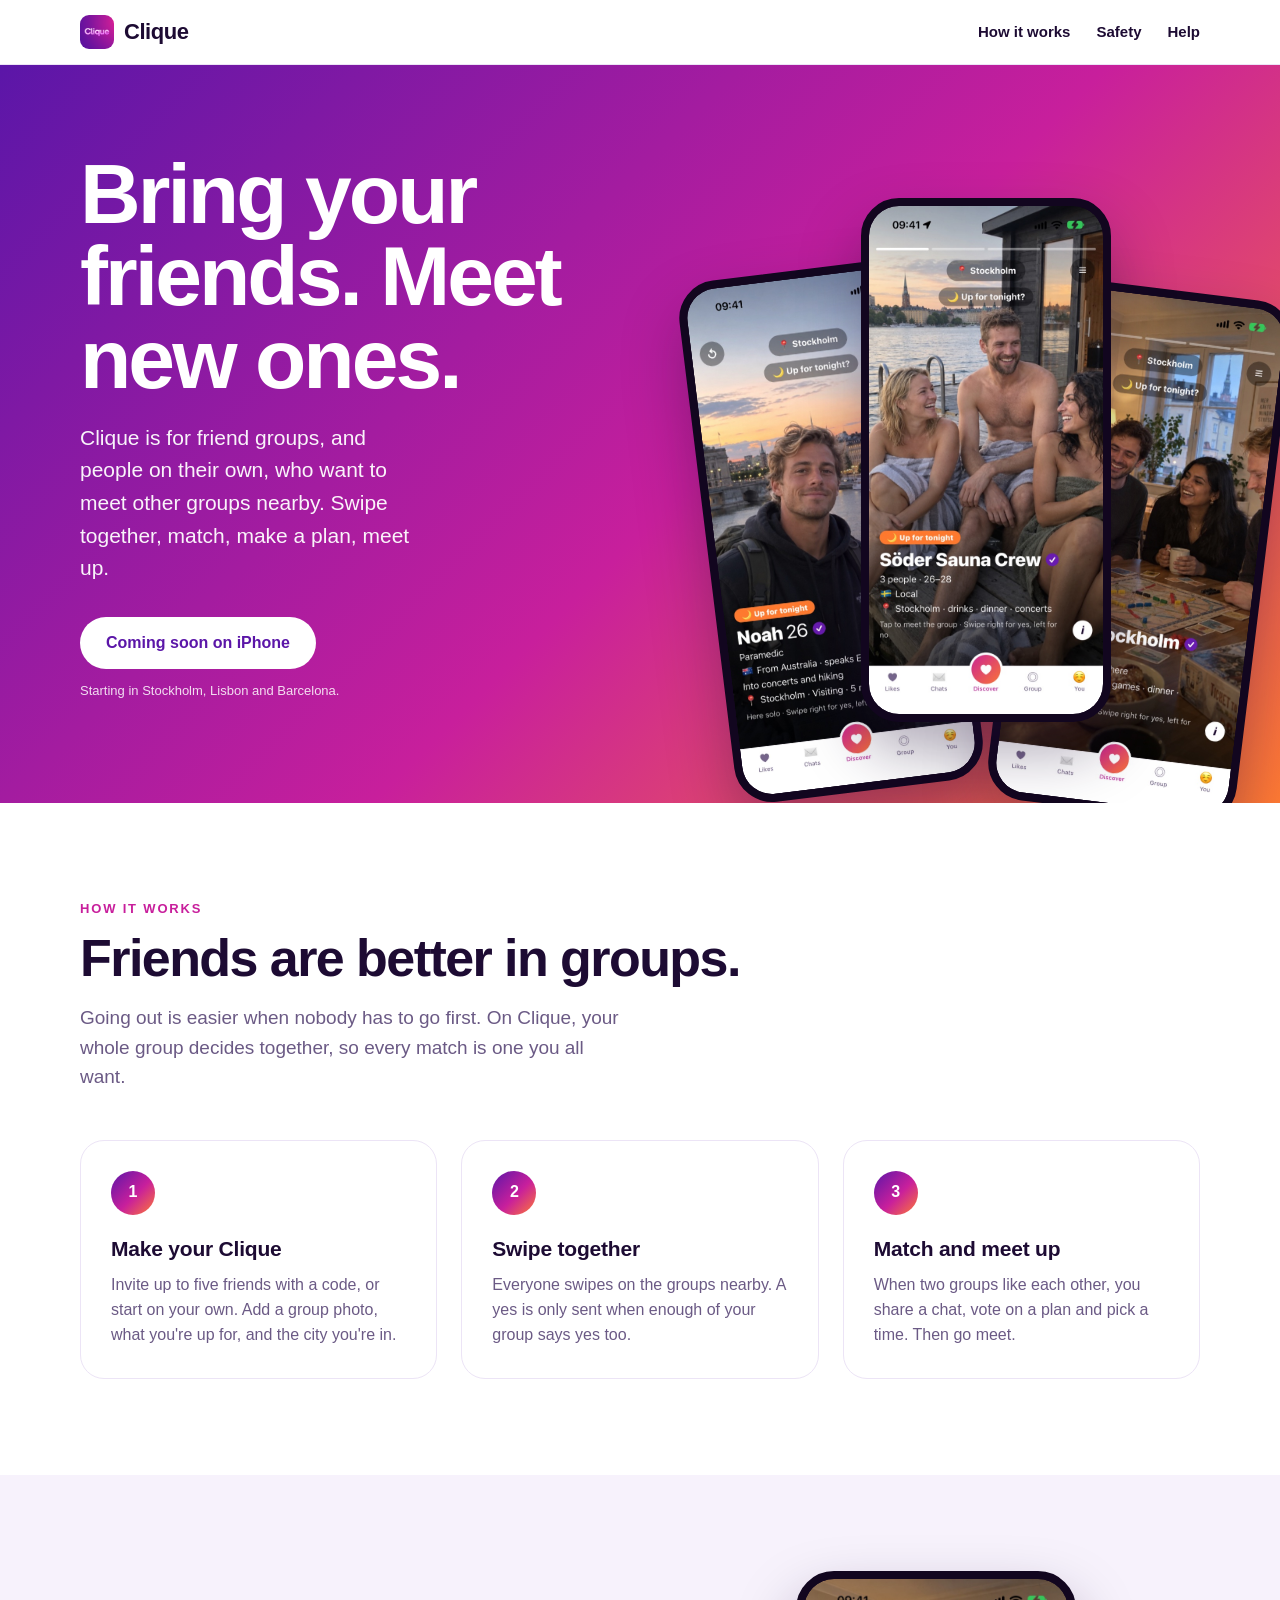
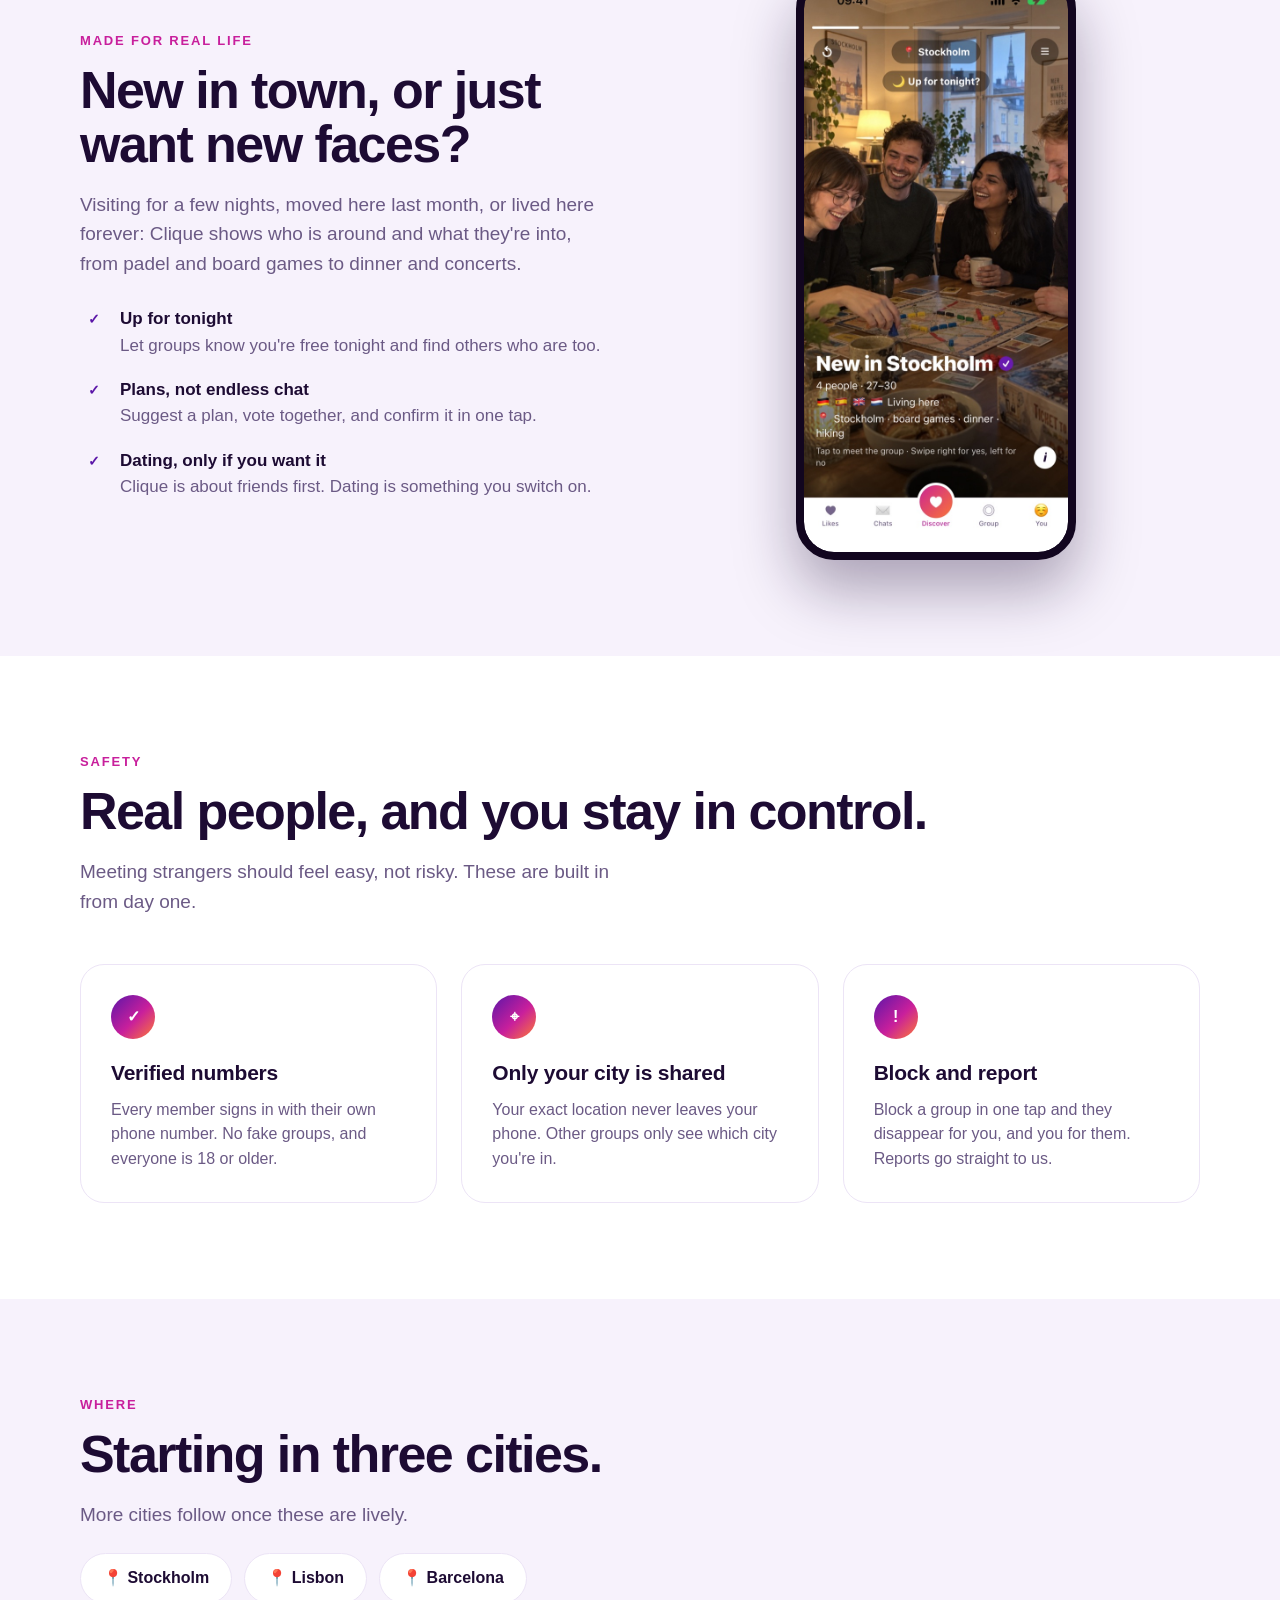
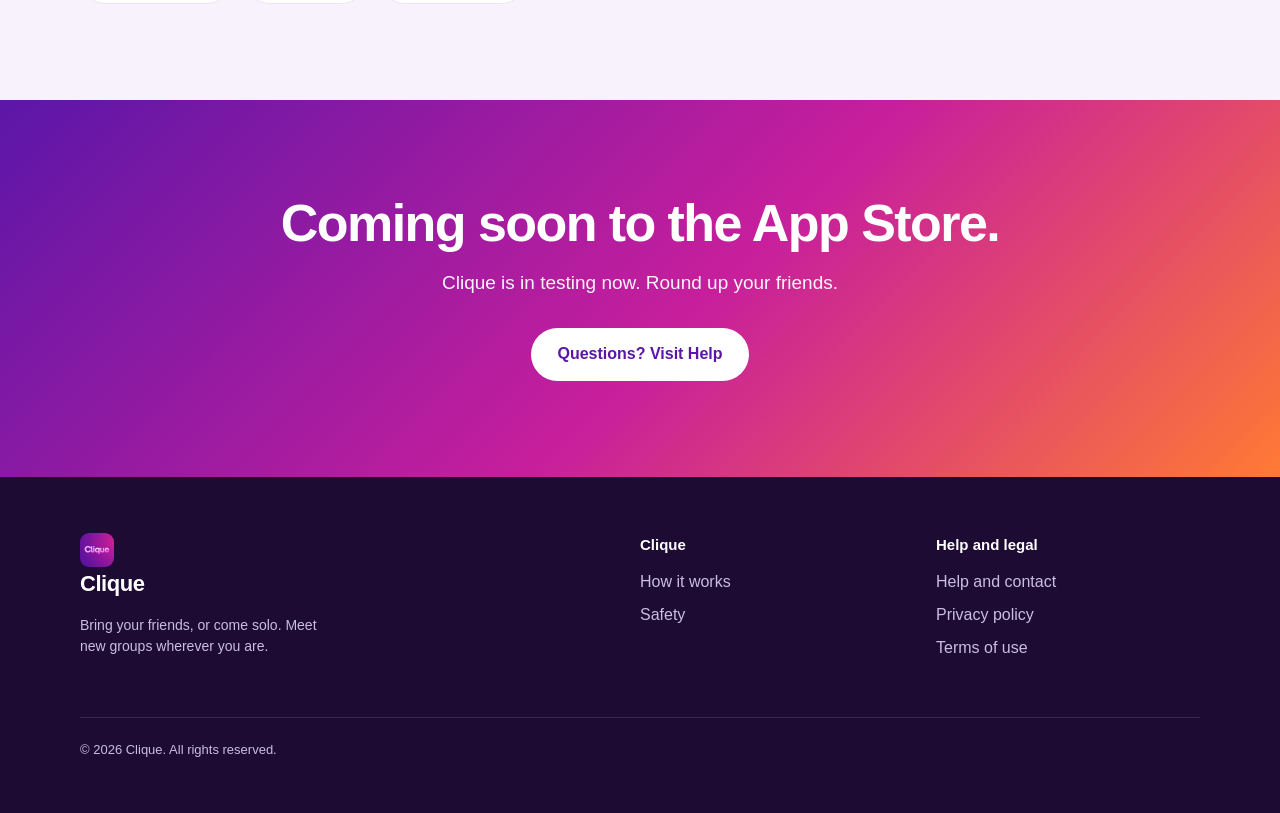
<file: index.html>
<!doctype html>
<html lang="en">
<head>
  <meta charset="utf-8">
  <meta name="viewport" content="width=device-width, initial-scale=1">
  <title>Clique · Meet new groups wherever you are</title>
  <meta name="description" content="Clique is the app for friend groups, and people on their own, to meet other groups nearby. Swipe together, match, make a plan, meet up.">
  <meta property="og:title" content="Clique · Meet new groups wherever you are">
  <meta property="og:description" content="Bring your friends, or come solo. Swipe together, match, make a plan, meet up.">
  <meta property="og:image" content="img/screen-sauna.jpg">
  <link rel="icon" href="img/favicon.png">
  <link rel="apple-touch-icon" href="img/icon.png">
  <link rel="stylesheet" href="style.css">
</head>
<body>
  <header class="site">
    <div class="wrap">
      <a class="brand" href="./"><img src="img/icon.png" alt=""><span>Clique</span></a>
      <nav class="top">
        <a class="hide-sm" href="#how">How it works</a>
        <a class="hide-sm" href="#safety">Safety</a>
        <a href="support/">Help</a>
      </nav>
    </div>
  </header>

  <main>
    <section class="hero" style="padding:0">
      <div class="wrap">
        <div class="copy">
          <h1>Bring your friends. Meet new ones.</h1>
          <p class="lead">Clique is for friend groups, and people on their own, who want to meet other groups nearby. Swipe together, match, make a plan, meet up.</p>
          <a class="btn light" href="#soon"> Coming soon on iPhone</a>
          <p class="soon">Starting in Stockholm, Lisbon and Barcelona.</p>
        </div>
        <div class="phones" aria-hidden="true">
          <div class="phone one"><img src="img/screen-noah.jpg" alt=""></div>
          <div class="phone two"><img src="img/screen-sauna.jpg" alt=""></div>
          <div class="phone three"><img src="img/screen-boardgames.jpg" alt=""></div>
        </div>
      </div>
    </section>

    <section id="how">
      <div class="wrap">
        <p class="eyebrow">How it works</p>
        <h2>Friends are better in groups.</h2>
        <p class="intro">Going out is easier when nobody has to go first. On Clique, your whole group decides together, so every match is one you all want.</p>
        <div class="steps">
          <div class="step">
            <div class="num">1</div>
            <h3>Make your Clique</h3>
            <p>Invite up to five friends with a code, or start on your own. Add a group photo, what you're up for, and the city you're in.</p>
          </div>
          <div class="step">
            <div class="num">2</div>
            <h3>Swipe together</h3>
            <p>Everyone swipes on the groups nearby. A yes is only sent when enough of your group says yes too.</p>
          </div>
          <div class="step">
            <div class="num">3</div>
            <h3>Match and meet up</h3>
            <p>When two groups like each other, you share a chat, vote on a plan and pick a time. Then go meet.</p>
          </div>
        </div>
      </div>
    </section>

    <section class="alt">
      <div class="wrap split">
        <div>
          <p class="eyebrow">Made for real life</p>
          <h2>New in town, or just want new faces?</h2>
          <p class="intro" style="margin-bottom:28px">Visiting for a few nights, moved here last month, or lived here forever: Clique shows who is around and what they're into, from padel and board games to dinner and concerts.</p>
          <ul class="checks">
            <li><div><strong>Up for tonight</strong><span>Let groups know you're free tonight and find others who are too.</span></div></li>
            <li><div><strong>Plans, not endless chat</strong><span>Suggest a plan, vote together, and confirm it in one tap.</span></div></li>
            <li><div><strong>Dating, only if you want it</strong><span>Clique is about friends first. Dating is something you switch on.</span></div></li>
          </ul>
        </div>
        <div class="phone single-phone" aria-hidden="true"><img src="img/screen-boardgames.jpg" alt=""></div>
      </div>
    </section>

    <section id="safety">
      <div class="wrap">
        <p class="eyebrow">Safety</p>
        <h2>Real people, and you stay in control.</h2>
        <p class="intro">Meeting strangers should feel easy, not risky. These are built in from day one.</p>
        <div class="steps">
          <div class="step">
            <div class="num">✓</div>
            <h3>Verified numbers</h3>
            <p>Every member signs in with their own phone number. No fake groups, and everyone is 18 or older.</p>
          </div>
          <div class="step">
            <div class="num">⌖</div>
            <h3>Only your city is shared</h3>
            <p>Your exact location never leaves your phone. Other groups only see which city you're in.</p>
          </div>
          <div class="step">
            <div class="num">!</div>
            <h3>Block and report</h3>
            <p>Block a group in one tap and they disappear for you, and you for them. Reports go straight to us.</p>
          </div>
        </div>
      </div>
    </section>

    <section class="alt">
      <div class="wrap">
        <p class="eyebrow">Where</p>
        <h2>Starting in three cities.</h2>
        <p class="intro" style="margin-bottom:24px">More cities follow once these are lively.</p>
        <div class="cities">
          <span class="city">📍 Stockholm</span>
          <span class="city">📍 Lisbon</span>
          <span class="city">📍 Barcelona</span>
        </div>
      </div>
    </section>

    <section class="cta" id="soon">
      <div class="wrap">
        <h2>Coming soon to the App Store.</h2>
        <p>Clique is in testing now. Round up your friends.</p>
        <a class="btn light" href="support/">Questions? Visit Help</a>
      </div>
    </section>
  </main>

  <footer class="site">
    <div class="wrap">
      <div class="about">
        <a class="brand" href="./"><img src="img/icon.png" alt=""><span>Clique</span></a>
        <p class="small">Bring your friends, or come solo. Meet new groups wherever you are.</p>
      </div>
      <div>
        <h4>Clique</h4>
        <a href="#how">How it works</a>
        <a href="#safety">Safety</a>
      </div>
      <div>
        <h4>Help and legal</h4>
        <a href="support/">Help and contact</a>
        <a href="privacy/">Privacy policy</a>
        <a href="terms/">Terms of use</a>
      </div>
      <p class="legal">© 2026 Clique. All rights reserved.</p>
    </div>
  </footer>
</body>
</html>
</file>
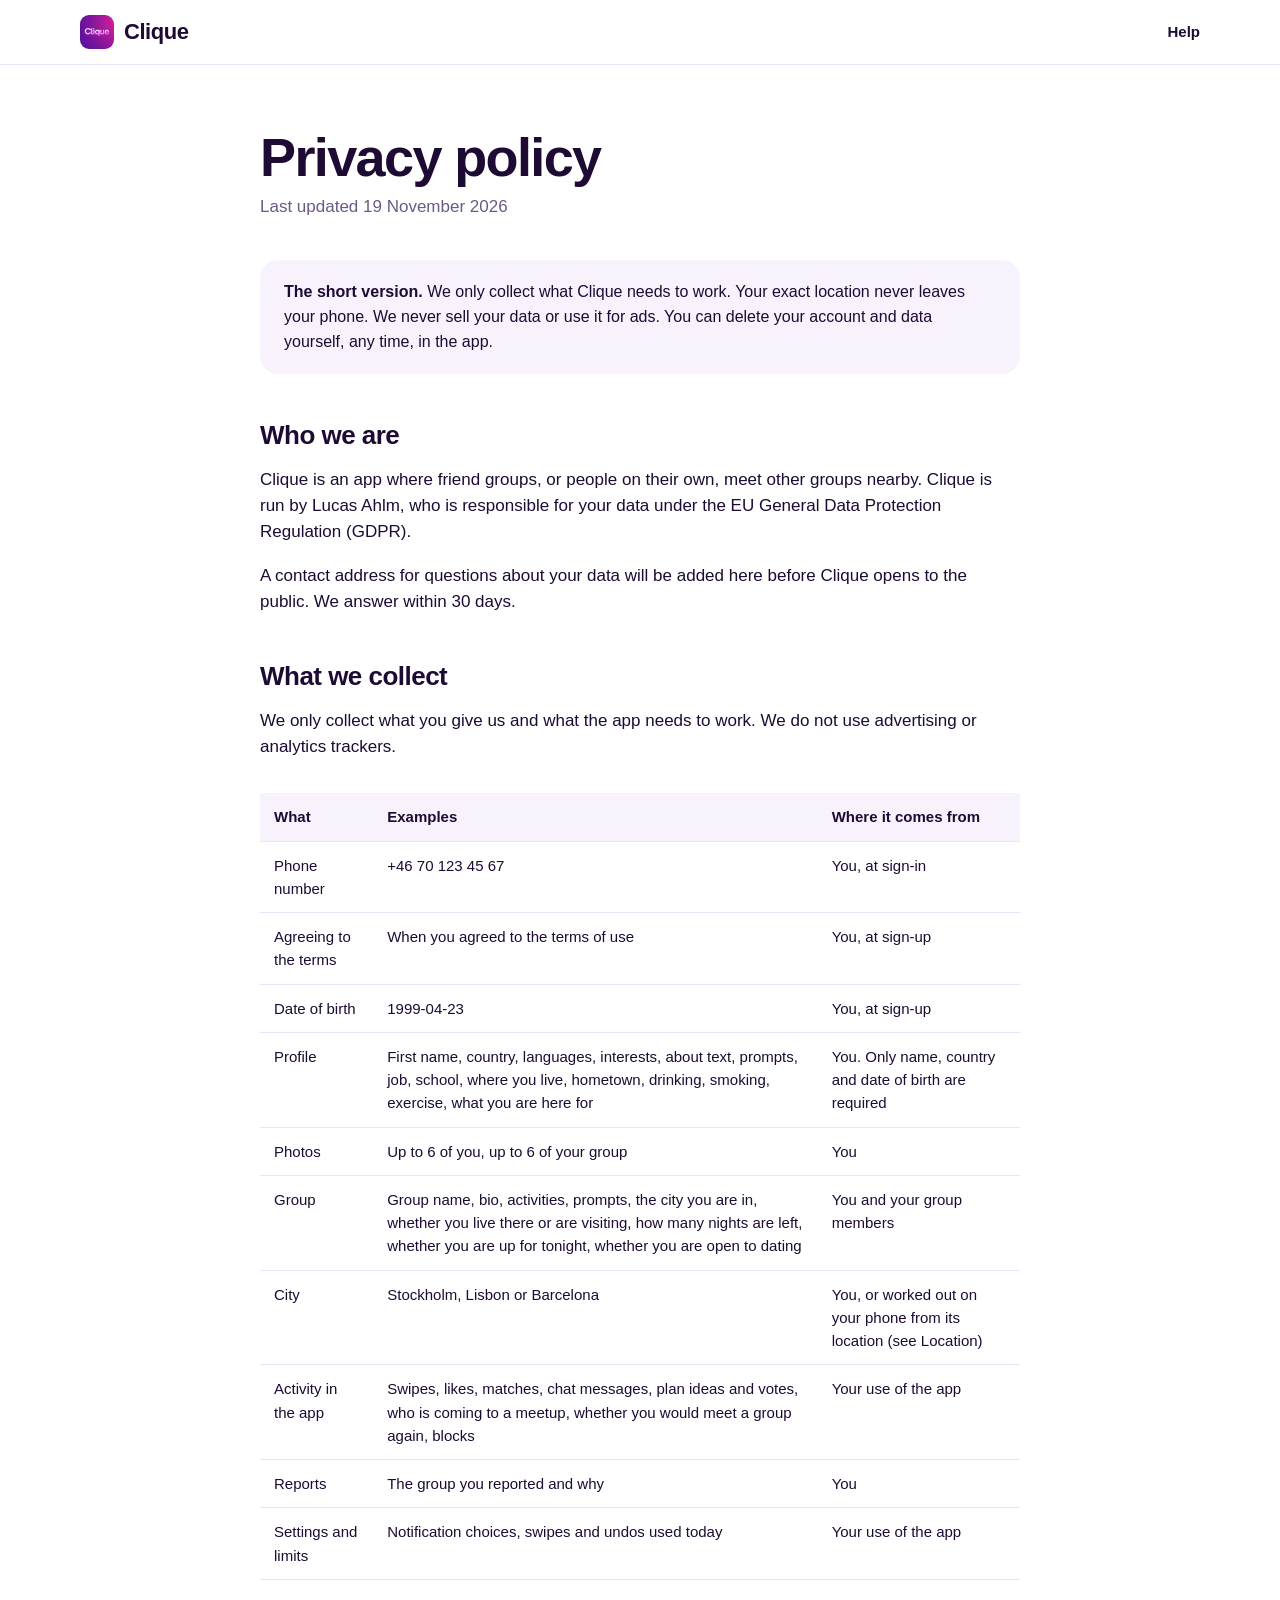
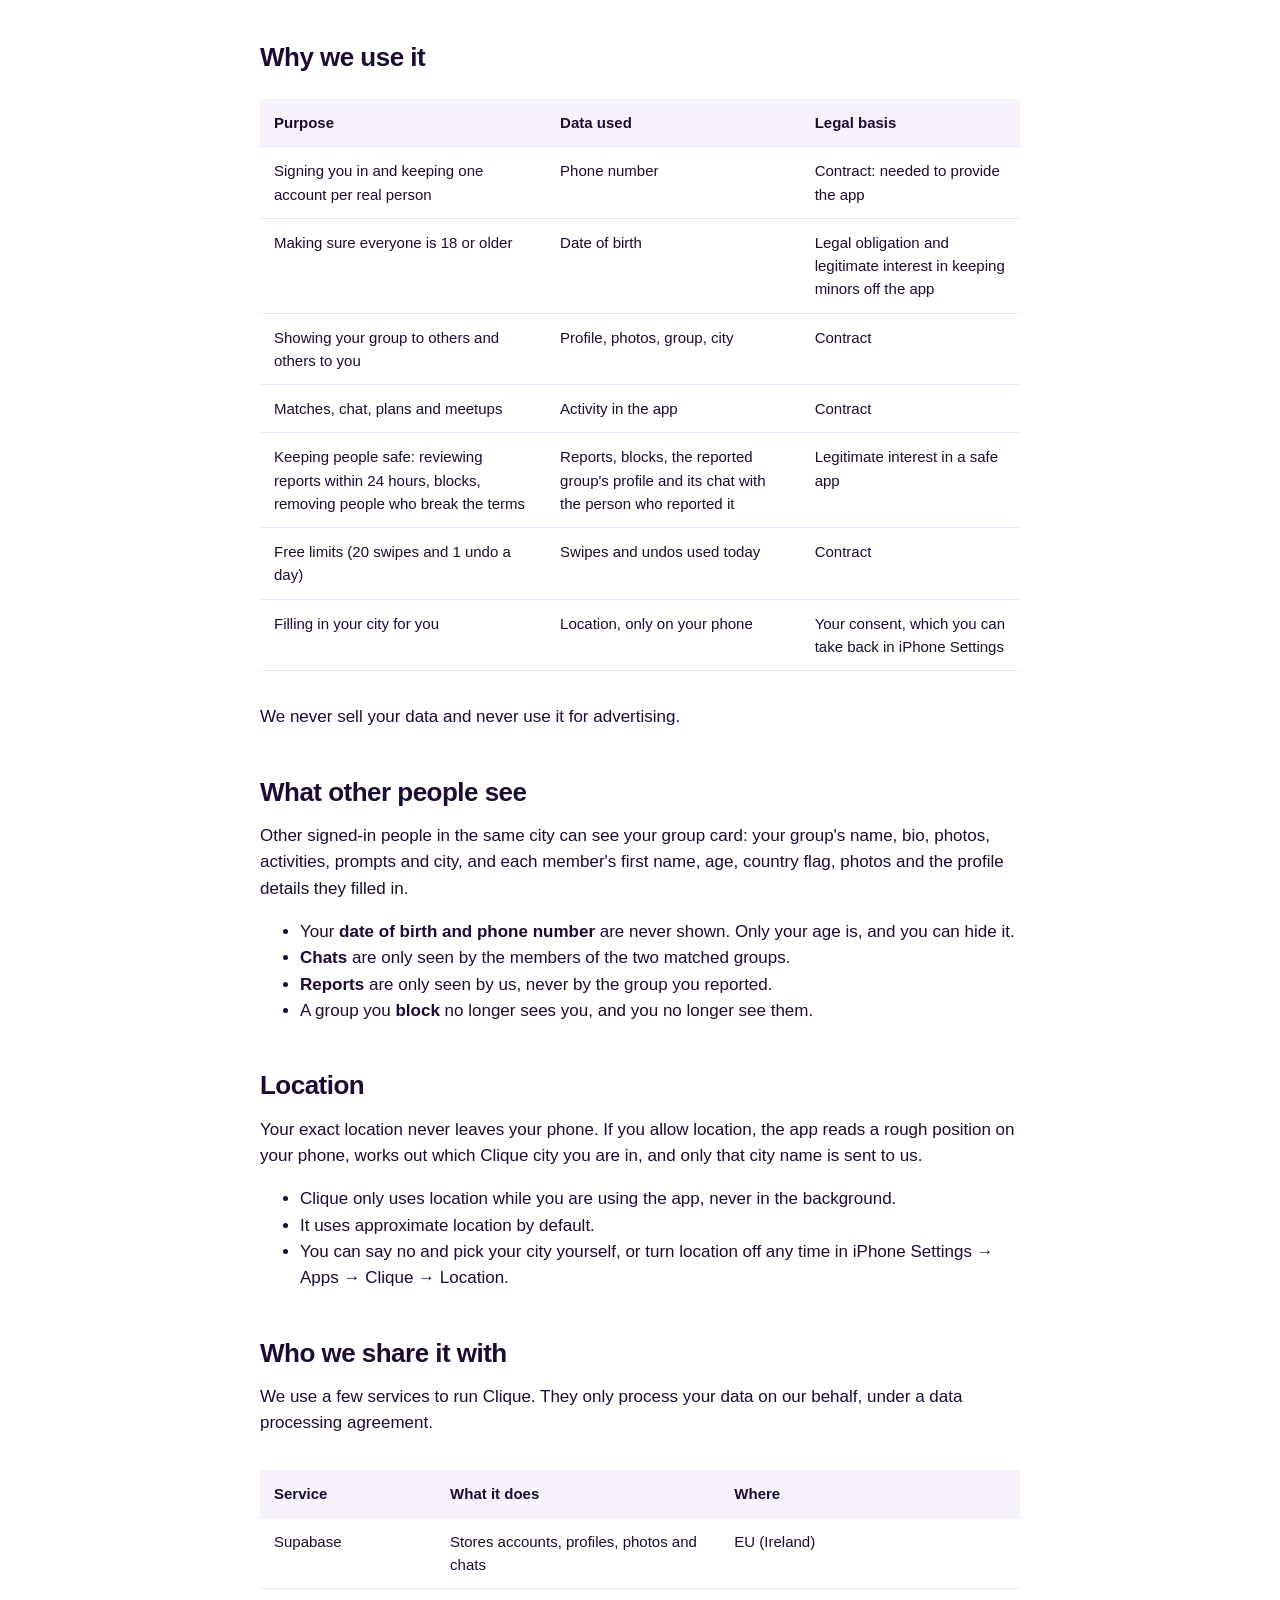
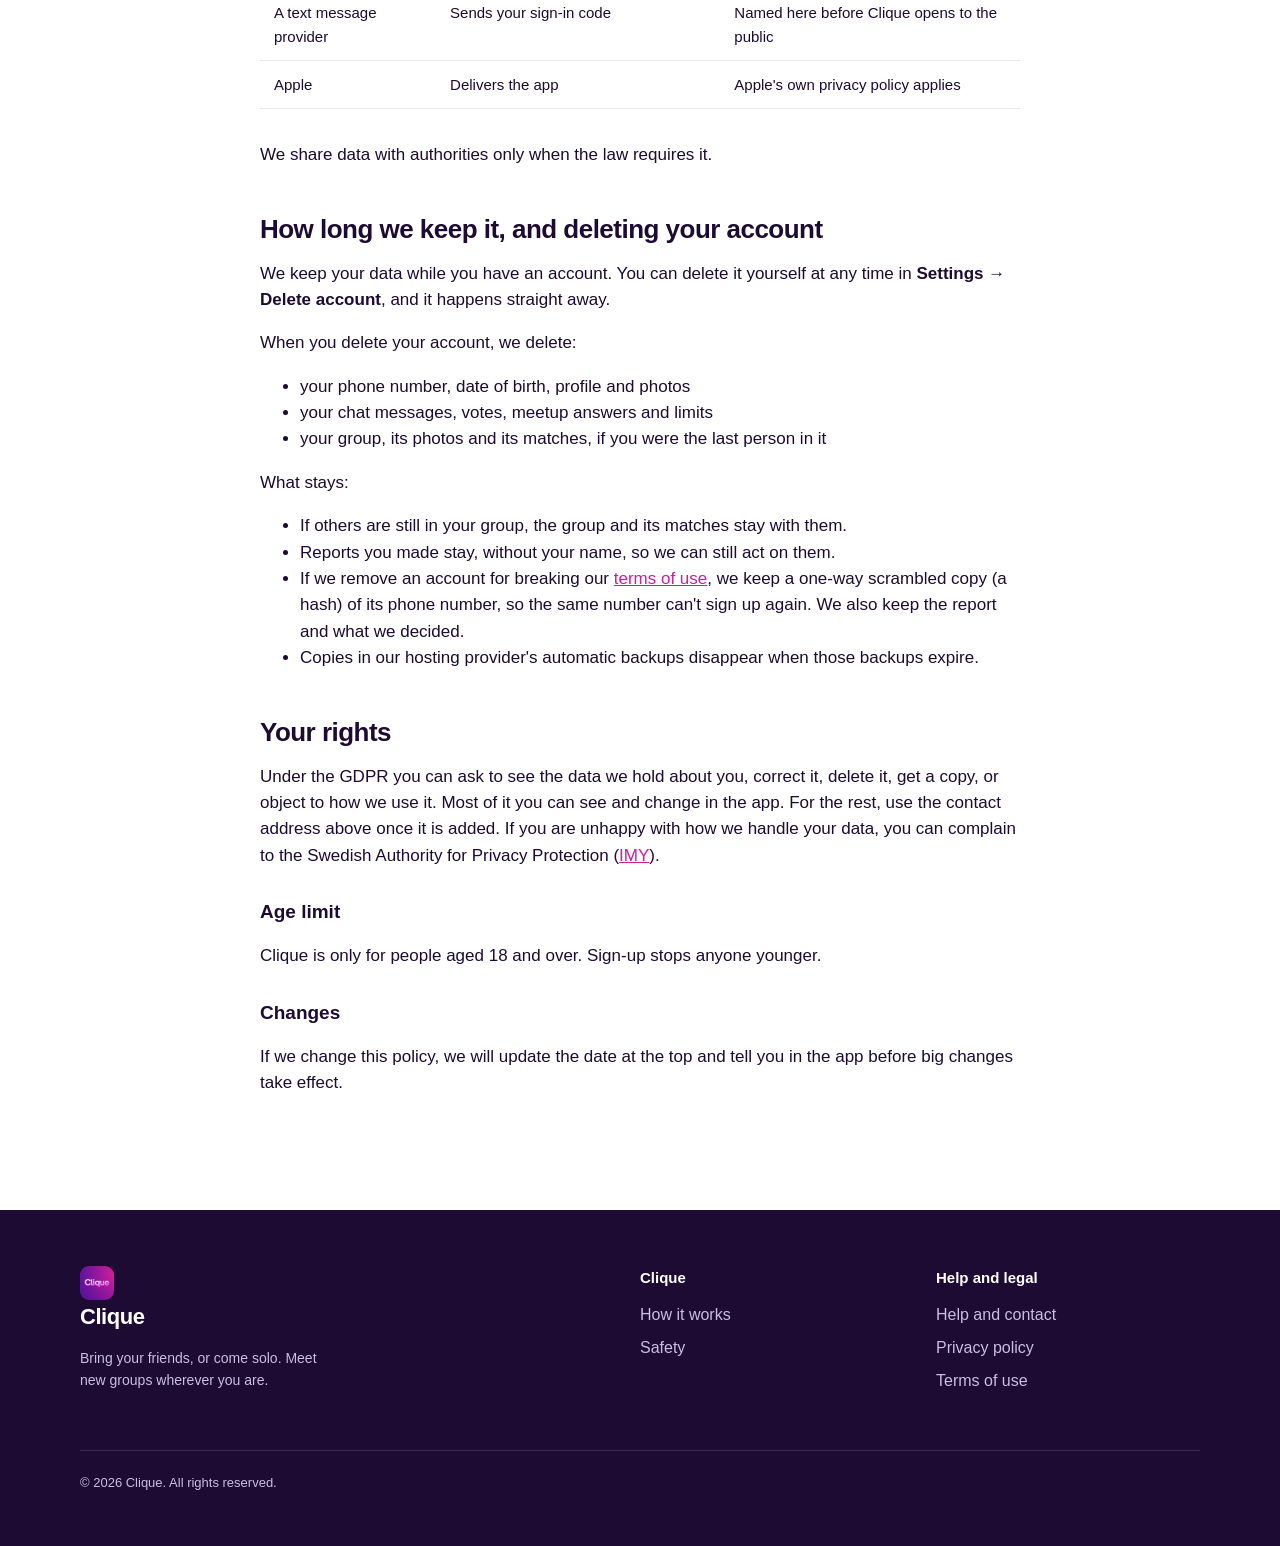
<file: privacy/index.html>
<!doctype html>
<html lang="en">
<head>
  <meta charset="utf-8">
  <meta name="viewport" content="width=device-width, initial-scale=1">
  <title>Privacy policy · Clique</title>
  <meta name="description" content="What Clique collects, why, who sees it, and how to delete your account.">
  <link rel="icon" href="../img/favicon.png">
  <link rel="stylesheet" href="../style.css">
</head>
<body>
  <header class="site">
    <div class="wrap">
      <a class="brand" href="../"><img src="../img/icon.png" alt=""><span>Clique</span></a>
      <nav class="top">
        <a href="../support/">Help</a>
      </nav>
    </div>
  </header>

  <main class="page">
    <div class="wrap">
      <h1>Privacy policy</h1>
      <p class="updated">Last updated 19 November 2026</p>

      <div class="callout">
        <strong>The short version.</strong> We only collect what Clique needs to work. Your exact
        location never leaves your phone. We never sell your data or use it for ads. You can delete
        your account and data yourself, any time, in the app.
      </div>

      <h2>Who we are</h2>
      <p>Clique is an app where friend groups, or people on their own, meet other groups nearby.
        Clique is run by Lucas Ahlm, who is responsible for your data under the EU General Data
        Protection Regulation (GDPR).</p>
      <p>A contact address for questions about your data will be added here before Clique opens to
        the public. We answer within 30 days.</p>

      <h2>What we collect</h2>
      <p>We only collect what you give us and what the app needs to work. We do not use advertising
        or analytics trackers.</p>
      <div class="table-scroll">
        <table>
          <tr><th>What</th><th>Examples</th><th>Where it comes from</th></tr>
          <tr><td>Phone number</td><td>+46 70 123 45 67</td><td>You, at sign-in</td></tr>
          <tr><td>Agreeing to the terms</td><td>When you agreed to the terms of use</td><td>You, at sign-up</td></tr>
          <tr><td>Date of birth</td><td>1999-04-23</td><td>You, at sign-up</td></tr>
          <tr><td>Profile</td><td>First name, country, languages, interests, about text, prompts, job,
            school, where you live, hometown, drinking, smoking, exercise, what you are here for</td>
            <td>You. Only name, country and date of birth are required</td></tr>
          <tr><td>Photos</td><td>Up to 6 of you, up to 6 of your group</td><td>You</td></tr>
          <tr><td>Group</td><td>Group name, bio, activities, prompts, the city you are in, whether you
            live there or are visiting, how many nights are left, whether you are up for tonight,
            whether you are open to dating</td><td>You and your group members</td></tr>
          <tr><td>City</td><td>Stockholm, Lisbon or Barcelona</td><td>You, or worked out on your phone
            from its location (see Location)</td></tr>
          <tr><td>Activity in the app</td><td>Swipes, likes, matches, chat messages, plan ideas and
            votes, who is coming to a meetup, whether you would meet a group again, blocks</td>
            <td>Your use of the app</td></tr>
          <tr><td>Reports</td><td>The group you reported and why</td><td>You</td></tr>
          <tr><td>Settings and limits</td><td>Notification choices, swipes and undos used today</td>
            <td>Your use of the app</td></tr>
        </table>
      </div>

      <h2>Why we use it</h2>
      <div class="table-scroll">
        <table>
          <tr><th>Purpose</th><th>Data used</th><th>Legal basis</th></tr>
          <tr><td>Signing you in and keeping one account per real person</td><td>Phone number</td>
            <td>Contract: needed to provide the app</td></tr>
          <tr><td>Making sure everyone is 18 or older</td><td>Date of birth</td>
            <td>Legal obligation and legitimate interest in keeping minors off the app</td></tr>
          <tr><td>Showing your group to others and others to you</td><td>Profile, photos, group, city</td>
            <td>Contract</td></tr>
          <tr><td>Matches, chat, plans and meetups</td><td>Activity in the app</td><td>Contract</td></tr>
          <tr><td>Keeping people safe: reviewing reports within 24 hours, blocks, removing people who break
            the terms</td><td>Reports, blocks, the reported group's profile and its chat with the
            person who reported it</td>
            <td>Legitimate interest in a safe app</td></tr>
          <tr><td>Free limits (20 swipes and 1 undo a day)</td><td>Swipes and undos used today</td>
            <td>Contract</td></tr>
          <tr><td>Filling in your city for you</td><td>Location, only on your phone</td>
            <td>Your consent, which you can take back in iPhone Settings</td></tr>
        </table>
      </div>
      <p>We never sell your data and never use it for advertising.</p>

      <h2>What other people see</h2>
      <p>Other signed-in people in the same city can see your group card: your group's name, bio,
        photos, activities, prompts and city, and each member's first name, age, country flag,
        photos and the profile details they filled in.</p>
      <ul>
        <li>Your <strong>date of birth and phone number</strong> are never shown. Only your age is,
          and you can hide it.</li>
        <li><strong>Chats</strong> are only seen by the members of the two matched groups.</li>
        <li><strong>Reports</strong> are only seen by us, never by the group you reported.</li>
        <li>A group you <strong>block</strong> no longer sees you, and you no longer see them.</li>
      </ul>

      <h2>Location</h2>
      <p>Your exact location never leaves your phone. If you allow location, the app reads a rough
        position on your phone, works out which Clique city you are in, and only that city name is
        sent to us.</p>
      <ul>
        <li>Clique only uses location while you are using the app, never in the background.</li>
        <li>It uses approximate location by default.</li>
        <li>You can say no and pick your city yourself, or turn location off any time in iPhone
          Settings → Apps → Clique → Location.</li>
      </ul>

      <h2>Who we share it with</h2>
      <p>We use a few services to run Clique. They only process your data on our behalf, under a
        data processing agreement.</p>
      <div class="table-scroll">
        <table>
          <tr><th>Service</th><th>What it does</th><th>Where</th></tr>
          <tr><td>Supabase</td><td>Stores accounts, profiles, photos and chats</td><td>EU (Ireland)</td></tr>
          <tr><td>A text message provider</td><td>Sends your sign-in code</td><td>Named here before
            Clique opens to the public</td></tr>
          <tr><td>Apple</td><td>Delivers the app</td><td>Apple's own privacy policy applies</td></tr>
        </table>
      </div>
      <p>We share data with authorities only when the law requires it.</p>

      <h2>How long we keep it, and deleting your account</h2>
      <p>We keep your data while you have an account. You can delete it yourself at any time in
        <strong>Settings → Delete account</strong>, and it happens straight away.</p>
      <p>When you delete your account, we delete:</p>
      <ul>
        <li>your phone number, date of birth, profile and photos</li>
        <li>your chat messages, votes, meetup answers and limits</li>
        <li>your group, its photos and its matches, if you were the last person in it</li>
      </ul>
      <p>What stays:</p>
      <ul>
        <li>If others are still in your group, the group and its matches stay with them.</li>
        <li>Reports you made stay, without your name, so we can still act on them.</li>
        <li>If we remove an account for breaking our <a href="../terms/">terms of use</a>, we keep a
          one-way scrambled copy (a hash) of its phone number, so the same number can't sign up
          again. We also keep the report and what we decided.</li>
        <li>Copies in our hosting provider's automatic backups disappear when those backups expire.</li>
      </ul>

      <h2>Your rights</h2>
      <p>Under the GDPR you can ask to see the data we hold about you, correct it, delete it, get a
        copy, or object to how we use it. Most of it you can see and change in the app. For the rest,
        use the contact address above once it is added. If you are unhappy with how we handle
        your data, you can complain to the Swedish Authority for Privacy Protection
        (<a href="https://www.imy.se/en/">IMY</a>).</p>

      <h3>Age limit</h3>
      <p>Clique is only for people aged 18 and over. Sign-up stops anyone younger.</p>

      <h3>Changes</h3>
      <p>If we change this policy, we will update the date at the top and tell you in the app before
        big changes take effect.</p>
    </div>
  </main>

  <footer class="site">
    <div class="wrap">
      <div class="about">
        <a class="brand" href="../"><img src="../img/icon.png" alt=""><span>Clique</span></a>
        <p class="small">Bring your friends, or come solo. Meet new groups wherever you are.</p>
      </div>
      <div>
        <h4>Clique</h4>
        <a href="../#how">How it works</a>
        <a href="../#safety">Safety</a>
      </div>
      <div>
        <h4>Help and legal</h4>
        <a href="../support/">Help and contact</a>
        <a href="./">Privacy policy</a>
        <a href="../terms/">Terms of use</a>
      </div>
      <p class="legal">© 2026 Clique. All rights reserved.</p>
    </div>
  </footer>
</body>
</html>
</file>
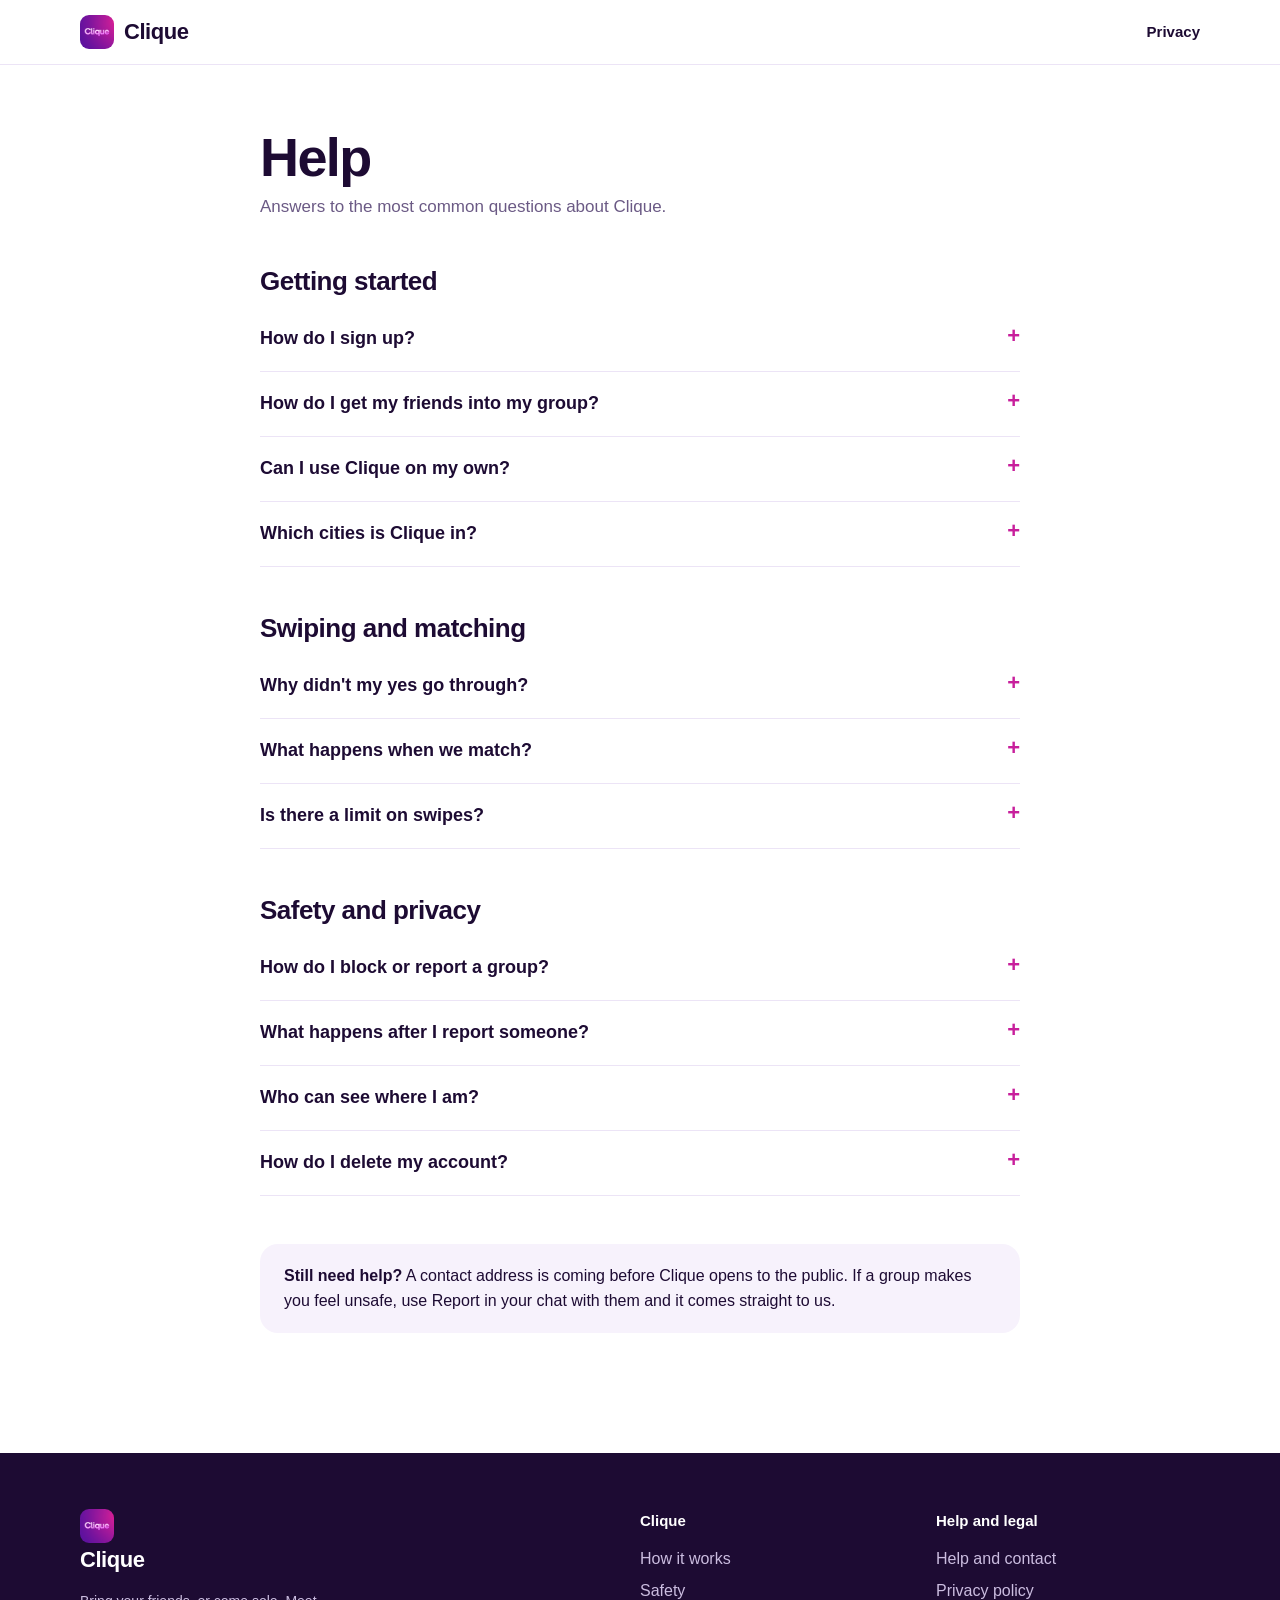
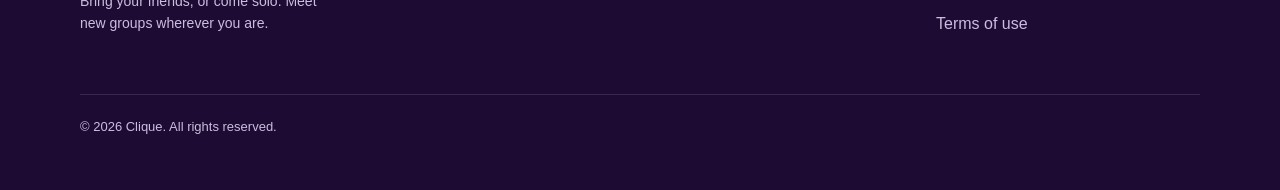
<file: support/index.html>
<!doctype html>
<html lang="en">
<head>
  <meta charset="utf-8">
  <meta name="viewport" content="width=device-width, initial-scale=1">
  <title>Help · Clique</title>
  <meta name="description" content="Answers to common questions about Clique, and how to reach us.">
  <link rel="icon" href="../img/favicon.png">
  <link rel="stylesheet" href="../style.css">
</head>
<body>
  <header class="site">
    <div class="wrap">
      <a class="brand" href="../"><img src="../img/icon.png" alt=""><span>Clique</span></a>
      <nav class="top">
        <a href="../privacy/">Privacy</a>
      </nav>
    </div>
  </header>

  <main class="page">
    <div class="wrap">
      <h1>Help</h1>
      <p class="updated">Answers to the most common questions about Clique.</p>

      <h2>Getting started</h2>
      <details>
        <summary>How do I sign up?</summary>
        <p>Open Clique, tap Continue with phone and enter the code we text you. Then add your name,
          date of birth and a few details, and either start a group, join one with an invite code,
          or start on your own.</p>
      </details>
      <details>
        <summary>How do I get my friends into my group?</summary>
        <p>Go to the Group tab and tap Invite friends to make it a group (or Invite more friends). Share
          the code; your friends enter it while signing up. A group can have up to six people.</p>
      </details>
      <details>
        <summary>Can I use Clique on my own?</summary>
        <p>Yes. Pick On my own when you sign up. You'll match with groups and other people who are
          solo, and you can invite friends later to turn it into a group.</p>
      </details>
      <details>
        <summary>Which cities is Clique in?</summary>
        <p>Stockholm, Lisbon and Barcelona for now. You can tap Use my location, or pick your city
          yourself.</p>
      </details>

      <h2>Swiping and matching</h2>
      <details>
        <summary>Why didn't my yes go through?</summary>
        <p>In a group, a yes is only sent once enough of your group has swiped yes on the same group.
          Your friends will see it waiting for them in Discover.</p>
      </details>
      <details>
        <summary>What happens when we match?</summary>
        <p>Both groups get a shared chat with a few plan ideas. Vote on one, or suggest your own, and
          confirm it once both groups have voted.</p>
      </details>
      <details>
        <summary>Is there a limit on swipes?</summary>
        <p>Free accounts get 20 swipes and one undo a day. The count starts again each day.</p>
      </details>

      <h2>Safety and privacy</h2>
      <details>
        <summary>How do I block or report a group?</summary>
        <p>Open your chat with them and choose Report or Block. A blocked group no longer sees you, and
          you no longer see them. Reports come straight to us.</p>
      </details>
      <details>
        <summary>What happens after I report someone?</summary>
        <p>We look at every report within 24 hours. If a group or person has broken our
          <a href="../terms/">terms of use</a>, we remove them, and their phone number can't sign up
          again. The group you reported is never told who reported them.</p>
      </details>
      <details>
        <summary>Who can see where I am?</summary>
        <p>Only the city you're in is shared. Your exact location never leaves your phone. Read more in
          our <a href="../privacy/">privacy policy</a>.</p>
      </details>
      <details>
        <summary>How do I delete my account?</summary>
        <p>In the app, go to You → Settings → Delete account. Your profile, photos and messages are
          deleted straight away, and your group too if you were the last one in it. This can't be
          undone.</p>
      </details>

      <div class="callout" style="margin-top:48px">
        <strong>Still need help?</strong> A contact address is coming before Clique opens to the
        public. If a group makes you feel unsafe, use Report in your chat with them and it comes
        straight to us.
      </div>
    </div>
  </main>

  <footer class="site">
    <div class="wrap">
      <div class="about">
        <a class="brand" href="../"><img src="../img/icon.png" alt=""><span>Clique</span></a>
        <p class="small">Bring your friends, or come solo. Meet new groups wherever you are.</p>
      </div>
      <div>
        <h4>Clique</h4>
        <a href="../#how">How it works</a>
        <a href="../#safety">Safety</a>
      </div>
      <div>
        <h4>Help and legal</h4>
        <a href="./">Help and contact</a>
        <a href="../privacy/">Privacy policy</a>
        <a href="../terms/">Terms of use</a>
      </div>
      <p class="legal">© 2026 Clique. All rights reserved.</p>
    </div>
  </footer>
</body>
</html>
</file>
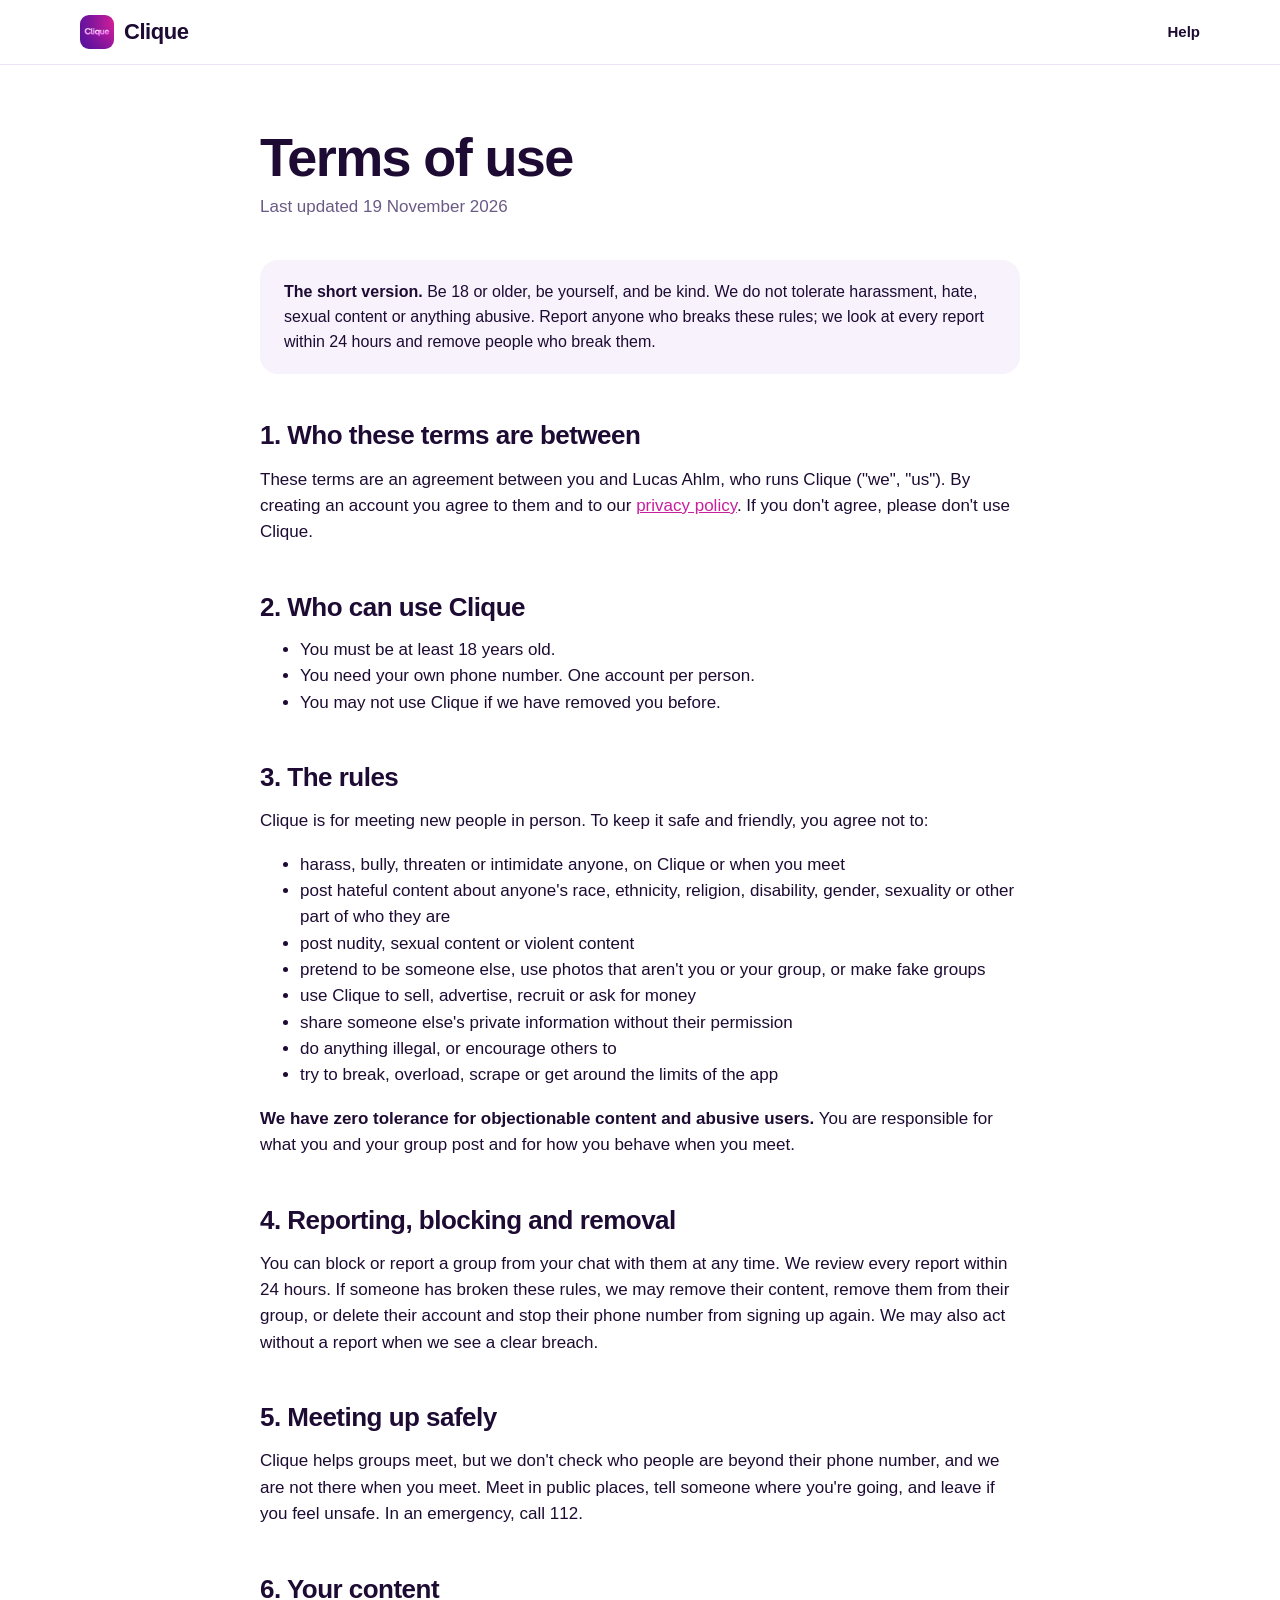
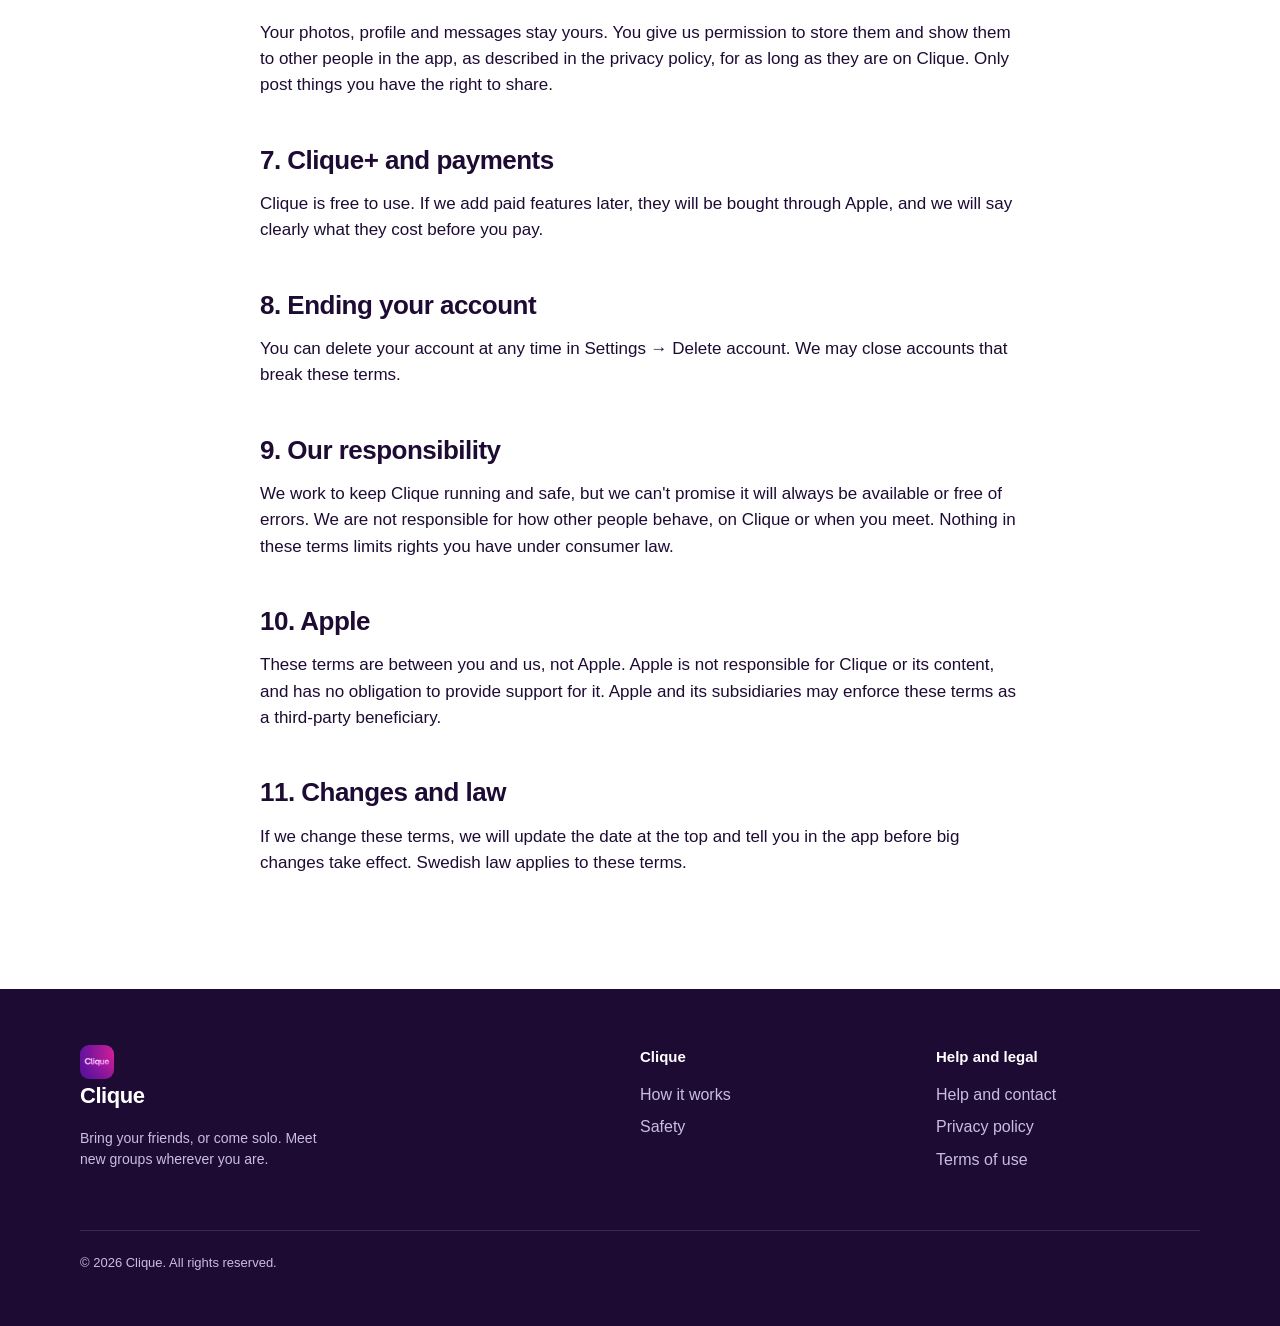
<file: terms/index.html>
<!doctype html>
<html lang="en">
<head>
  <meta charset="utf-8">
  <meta name="viewport" content="width=device-width, initial-scale=1">
  <title>Terms of use · Clique</title>
  <meta name="description" content="The rules for using Clique, and what happens when they are broken.">
  <link rel="icon" href="../img/favicon.png">
  <link rel="stylesheet" href="../style.css">
</head>
<body>
  <header class="site">
    <div class="wrap">
      <a class="brand" href="../"><img src="../img/icon.png" alt=""><span>Clique</span></a>
      <nav class="top">
        <a href="../support/">Help</a>
      </nav>
    </div>
  </header>

  <main class="page">
    <div class="wrap">
      <h1>Terms of use</h1>
      <p class="updated">Last updated 19 November 2026</p>

      <div class="callout">
        <strong>The short version.</strong> Be 18 or older, be yourself, and be kind. We do not
        tolerate harassment, hate, sexual content or anything abusive. Report anyone who breaks these
        rules; we look at every report within 24 hours and remove people who break them.
      </div>

      <h2>1. Who these terms are between</h2>
      <p>These terms are an agreement between you and Lucas Ahlm, who runs Clique ("we", "us"). By
        creating an account you agree to them and to our <a href="../privacy/">privacy policy</a>.
        If you don't agree, please don't use Clique.</p>

      <h2>2. Who can use Clique</h2>
      <ul>
        <li>You must be at least 18 years old.</li>
        <li>You need your own phone number. One account per person.</li>
        <li>You may not use Clique if we have removed you before.</li>
      </ul>

      <h2>3. The rules</h2>
      <p>Clique is for meeting new people in person. To keep it safe and friendly, you agree not to:</p>
      <ul>
        <li>harass, bully, threaten or intimidate anyone, on Clique or when you meet</li>
        <li>post hateful content about anyone's race, ethnicity, religion, disability, gender,
          sexuality or other part of who they are</li>
        <li>post nudity, sexual content or violent content</li>
        <li>pretend to be someone else, use photos that aren't you or your group, or make fake groups</li>
        <li>use Clique to sell, advertise, recruit or ask for money</li>
        <li>share someone else's private information without their permission</li>
        <li>do anything illegal, or encourage others to</li>
        <li>try to break, overload, scrape or get around the limits of the app</li>
      </ul>
      <p><strong>We have zero tolerance for objectionable content and abusive users.</strong> You are
        responsible for what you and your group post and for how you behave when you meet.</p>

      <h2>4. Reporting, blocking and removal</h2>
      <p>You can block or report a group from your chat with them at any time. We review every report
        within 24 hours. If someone has broken these rules, we may remove their content, remove them
        from their group, or delete their account and stop their phone number from signing up again.
        We may also act without a report when we see a clear breach.</p>

      <h2>5. Meeting up safely</h2>
      <p>Clique helps groups meet, but we don't check who people are beyond their phone number, and we
        are not there when you meet. Meet in public places, tell someone where you're going, and
        leave if you feel unsafe. In an emergency, call 112.</p>

      <h2>6. Your content</h2>
      <p>Your photos, profile and messages stay yours. You give us permission to store them and show
        them to other people in the app, as described in the privacy policy, for as long as they are
        on Clique. Only post things you have the right to share.</p>

      <h2>7. Clique+ and payments</h2>
      <p>Clique is free to use. If we add paid features later, they will be bought through Apple, and
        we will say clearly what they cost before you pay.</p>

      <h2>8. Ending your account</h2>
      <p>You can delete your account at any time in Settings → Delete account. We may close accounts
        that break these terms.</p>

      <h2>9. Our responsibility</h2>
      <p>We work to keep Clique running and safe, but we can't promise it will always be available or
        free of errors. We are not responsible for how other people behave, on Clique or when you
        meet. Nothing in these terms limits rights you have under consumer law.</p>

      <h2>10. Apple</h2>
      <p>These terms are between you and us, not Apple. Apple is not responsible for Clique or its
        content, and has no obligation to provide support for it. Apple and its subsidiaries may
        enforce these terms as a third-party beneficiary.</p>

      <h2>11. Changes and law</h2>
      <p>If we change these terms, we will update the date at the top and tell you in the app before
        big changes take effect. Swedish law applies to these terms.</p>
    </div>
  </main>

  <footer class="site">
    <div class="wrap">
      <div class="about">
        <a class="brand" href="../"><img src="../img/icon.png" alt=""><span>Clique</span></a>
        <p class="small">Bring your friends, or come solo. Meet new groups wherever you are.</p>
      </div>
      <div>
        <h4>Clique</h4>
        <a href="../#how">How it works</a>
        <a href="../#safety">Safety</a>
      </div>
      <div>
        <h4>Help and legal</h4>
        <a href="../support/">Help and contact</a>
        <a href="../privacy/">Privacy policy</a>
        <a href="./">Terms of use</a>
      </div>
      <p class="legal">© 2026 Clique. All rights reserved.</p>
    </div>
  </footer>
</body>
</html>
</file>
<file: style.css>
:root {
  --ink: #1d0b33;
  --muted: #6b5a85;
  --line: #ece4f6;
  --soft: #f7f2fc;
  --purple: #5b16a8;
  --magenta: #c81f9c;
  --orange: #ff7a33;
  --gradient: linear-gradient(135deg, #5b16a8 0%, #c81f9c 55%, #ff7a33 100%);
  font-family: -apple-system, BlinkMacSystemFont, 'Inter', 'Segoe UI', Roboto, sans-serif;
  color: var(--ink);
  -webkit-font-smoothing: antialiased;
}

* { box-sizing: border-box; }
body { margin: 0; background: #fff; line-height: 1.55; }
a { color: var(--magenta); }
img { max-width: 100%; display: block; }

.wrap { width: min(1120px, 100% - 48px); margin: 0 auto; }

/* ---------- header ---------- */
header.site {
  position: sticky; top: 0; z-index: 10;
  background: rgba(255, 255, 255, 0.86);
  backdrop-filter: blur(14px);
  -webkit-backdrop-filter: blur(14px);
  border-bottom: 1px solid var(--line);
}
header.site .wrap { display: flex; align-items: center; justify-content: space-between; height: 64px; }
.brand { display: flex; align-items: center; gap: 10px; text-decoration: none; color: var(--ink); }
.brand img { width: 34px; height: 34px; border-radius: 9px; }
.brand span { font-weight: 800; font-size: 22px; letter-spacing: -0.02em; }
nav.top { display: flex; gap: 26px; align-items: center; }
nav.top a { color: var(--ink); text-decoration: none; font-weight: 600; font-size: 15px; }
nav.top a:hover { color: var(--magenta); }

/* ---------- buttons ---------- */
.btn {
  display: inline-flex; align-items: center; gap: 10px;
  padding: 14px 26px; border-radius: 999px;
  font-weight: 700; font-size: 16px; text-decoration: none;
  transition: transform 0.15s ease;
}
.btn:hover { transform: translateY(-1px); }
.btn.light { background: #fff; color: var(--purple); }
.btn.dark { background: var(--ink); color: #fff; }
.btn.ghost { color: #fff; border: 2px solid rgba(255, 255, 255, 0.6); }
.soon { font-size: 13px; opacity: 0.85; margin-top: 12px; }

/* ---------- hero ---------- */
.hero { background: var(--gradient); color: #fff; overflow: hidden; }
.hero .wrap {
  display: grid; grid-template-columns: 1.1fr 1fr; gap: 40px; align-items: center;
  padding: 88px 0 0;
}
.hero h1 {
  font-size: clamp(44px, 7vw, 84px); line-height: 0.98; letter-spacing: -0.035em;
  margin: 0 0 22px; font-weight: 850;
}
.hero p.lead { font-size: 21px; max-width: 30ch; margin: 0 0 32px; opacity: 0.95; }
.hero .copy { padding-bottom: 88px; }
.phones { position: relative; height: 560px; }
.phone {
  position: absolute; width: 250px; border-radius: 38px; overflow: hidden;
  border: 8px solid #12061f; background: #12061f;
  box-shadow: 0 30px 60px rgba(29, 11, 51, 0.35);
}
.phone img { border-radius: 30px; }
.phone.one { left: 4%; top: 70px; transform: rotate(-7deg); }
.phone.two { left: 34%; top: 0; z-index: 2; }
.phone.three { left: 64%; top: 90px; transform: rotate(7deg); }

/* ---------- sections ---------- */
section { padding: 96px 0; }
section.alt { background: var(--soft); }
.eyebrow {
  text-transform: uppercase; letter-spacing: 0.14em; font-size: 13px; font-weight: 800;
  color: var(--magenta); margin: 0 0 12px;
}
h2 { font-size: clamp(32px, 4.4vw, 52px); line-height: 1.05; letter-spacing: -0.03em; margin: 0 0 18px; }
.intro { font-size: 19px; color: var(--muted); max-width: 52ch; margin: 0 0 48px; }

.steps { display: grid; grid-template-columns: repeat(3, 1fr); gap: 24px; }
.step { background: #fff; border: 1px solid var(--line); border-radius: 24px; padding: 30px; }
section.alt .step { border-color: transparent; }
.step .num {
  width: 44px; height: 44px; border-radius: 50%; background: var(--gradient); color: #fff;
  display: grid; place-items: center; font-weight: 800; margin-bottom: 18px;
}
.step h3 { margin: 0 0 8px; font-size: 21px; letter-spacing: -0.01em; }
.step p { margin: 0; color: var(--muted); }

.split { display: grid; grid-template-columns: 1fr 1fr; gap: 64px; align-items: center; }
.checks { list-style: none; padding: 0; margin: 0; display: grid; gap: 18px; }
.checks li { display: grid; grid-template-columns: 28px 1fr; gap: 12px; font-size: 17px; }
.checks li::before {
  content: '✓'; width: 28px; height: 28px; border-radius: 50%; background: var(--soft);
  color: var(--purple); display: grid; place-items: center; font-weight: 800; font-size: 14px;
}
.checks strong { display: block; }
.checks span { color: var(--muted); }
.single-phone { justify-self: center; position: relative; width: 280px; transform: none; }

.cities { display: flex; flex-wrap: wrap; gap: 12px; margin-top: 8px; }
.city {
  padding: 12px 22px; border-radius: 999px; background: #fff; border: 1px solid var(--line);
  font-weight: 700;
}

.cta { background: var(--gradient); color: #fff; text-align: center; }
.cta h2 { color: #fff; }
.cta p { font-size: 19px; opacity: 0.95; margin: 0 0 30px; }

/* ---------- text pages ---------- */
.page { padding: 64px 0 96px; }
.page .wrap { max-width: 760px; }
.page h1 { font-size: clamp(36px, 5vw, 54px); letter-spacing: -0.03em; line-height: 1.05; margin: 0 0 8px; }
.page .updated { color: var(--muted); margin: 0 0 40px; }
.page h2 { font-size: 26px; margin: 48px 0 12px; letter-spacing: -0.02em; }
.page h3 { font-size: 19px; margin: 28px 0 6px; }
.page p, .page li { font-size: 17px; }
.page table { width: 100%; border-collapse: collapse; margin: 16px 0; font-size: 15px; }
.page th, .page td { text-align: left; vertical-align: top; padding: 12px 14px; border-bottom: 1px solid var(--line); }
.page th { background: var(--soft); font-weight: 700; }
.table-scroll { overflow-x: auto; }
.callout { background: var(--soft); border-radius: 18px; padding: 20px 24px; margin: 24px 0; }
details { border-bottom: 1px solid var(--line); padding: 18px 0; }
details summary { font-weight: 700; font-size: 18px; cursor: pointer; list-style: none; display: flex; justify-content: space-between; gap: 16px; }
details summary::after { content: '+'; color: var(--magenta); font-size: 22px; line-height: 1; }
details[open] summary::after { content: '–'; }
details p { color: var(--muted); margin: 12px 0 0; }

/* ---------- footer ---------- */
footer.site { background: var(--ink); color: #cbbde0; padding: 56px 0 40px; }
footer.site .wrap { display: grid; grid-template-columns: 2fr 1fr 1fr; gap: 32px; }
footer.site h4 { color: #fff; margin: 0 0 14px; font-size: 15px; }
footer.site a { color: #cbbde0; text-decoration: none; display: block; margin-bottom: 8px; }
footer.site a:hover { color: #fff; }
footer.site .brand span { color: #fff; }
footer.site .small { font-size: 14px; margin-top: 14px; max-width: 34ch; }
footer.site .legal { grid-column: 1 / -1; border-top: 1px solid rgba(255, 255, 255, 0.12); padding-top: 22px; font-size: 13px; }

/* ---------- small screens ---------- */
@media (max-width: 860px) {
  nav.top a.hide-sm { display: none; }
  .hero .wrap { grid-template-columns: 1fr; padding-top: 56px; text-align: left; }
  .hero .copy { padding-bottom: 8px; }
  .phones { height: 430px; }
  .phone { width: 190px; border-width: 6px; border-radius: 30px; }
  .phone img { border-radius: 24px; }
  .phone.one { left: 0; top: 60px; }
  .phone.two { left: calc(50% - 95px); }
  .phone.three { left: auto; right: 0; top: 70px; }
  .steps, .split { grid-template-columns: 1fr; }
  section { padding: 72px 0; }
  footer.site .wrap { grid-template-columns: 1fr 1fr; }
  footer.site .about { grid-column: 1 / -1; }
}
</file>
